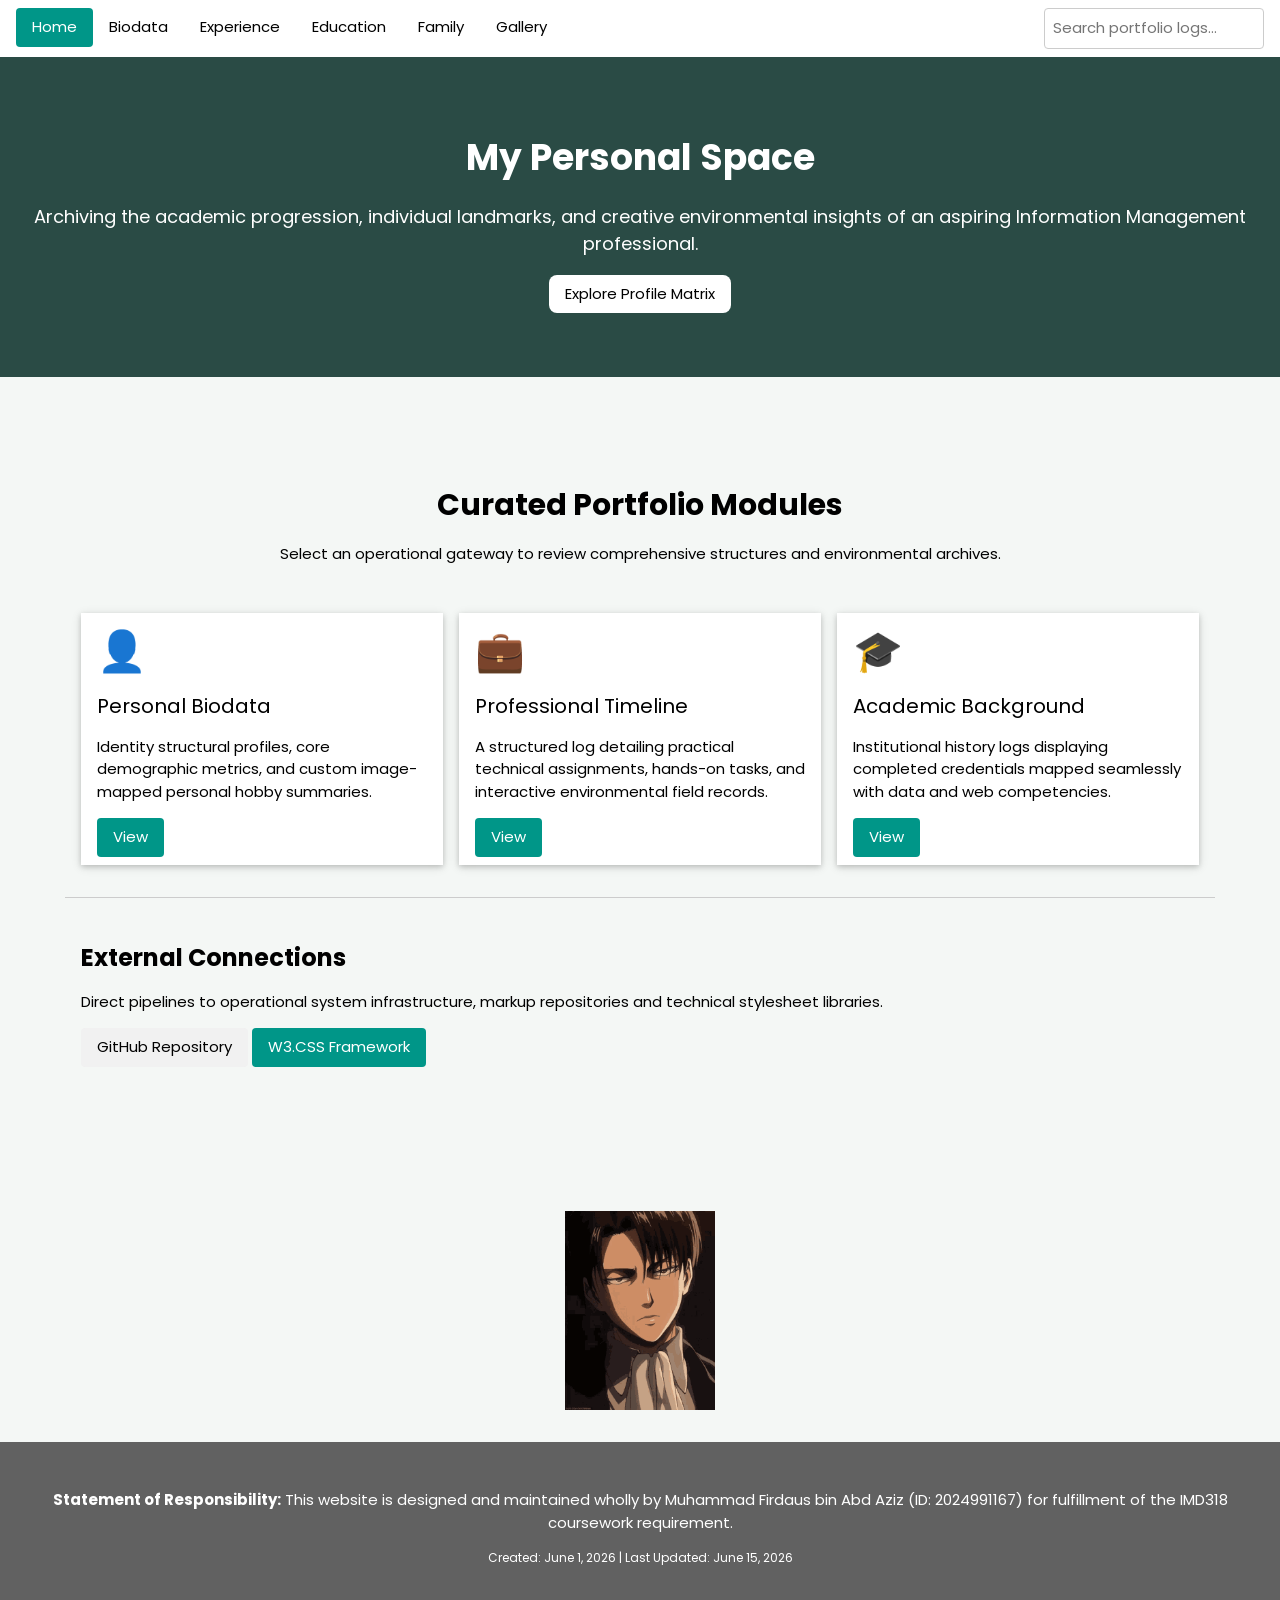
<file: index.html>
<!DOCTYPE html>
<html lang="en">
<head>
<title>Home | IMD318 Personal Digital Space</title>
<meta charset="UTF-8">
<meta name="viewport" content="width=device-width, initial-scale=1">

<link rel="stylesheet" href="https://www.w3schools.com/w3css/4/w3.css">
<link rel="stylesheet" href="https://fonts.googleapis.com/css?family=Poppins">

<style>
body,h1,h2,h3,h4,h5,h6 {
    font-family: "Poppins", sans-serif;
}

body {
    background-color: #f4f7f5;
}

.hero {
    background-color: #2A4B45;
    color: white;
}

.card-icon {
    font-size: 40px;
}

.search-box {
    width: 220px;
}

.search-box:focus {
    width: 260px;
}
</style>
</head>

<body>

<!-- Navigation -->

<div class="w3-bar w3-white w3-card w3-padding">

    <a href="index.html"
       class="w3-bar-item w3-button w3-teal w3-round">
       Home
    </a>

    <a href="biodata.html"
       class="w3-bar-item w3-button">
       Biodata
    </a>

    <a href="experience.html"
       class="w3-bar-item w3-button">
       Experience
    </a>

    <a href="education.html"
       class="w3-bar-item w3-button">
       Education
    </a>

    <a href="family.html"
       class="w3-bar-item w3-button">
       Family
    </a>

    <a href="gallery.html"
       class="w3-bar-item w3-button">
       Gallery
    </a>

    <div class="w3-right">
        <input
            class="w3-input w3-border w3-round search-box"
            type="text"
            id="repo-search"
            placeholder="Search portfolio logs..."
            onkeyup="filterPortfolio()">
    </div>

</div>

<!-- Hero Section -->

<header class="w3-container hero w3-center w3-padding-64">

    <h1><b>My Personal Space</b></h1>

    <p class="w3-large">
        Archiving the academic progression, individual landmarks,
        and creative environmental insights of an aspiring
        Information Management professional.
    </p>

    <a href="biodata.html"
       class="w3-button w3-white w3-round-large">
       Explore Profile Matrix
    </a>

</header>

<!-- Content -->

<div class="w3-content w3-padding-64" style="max-width:1150px">

    <div class="w3-center w3-padding-32">

        <h2><b>Curated Portfolio Modules</b></h2>

        <p>
            Select an operational gateway to review comprehensive
            structures and environmental archives.
        </p>

    </div>

    <div class="w3-row-padding">

        <!-- Biodata -->

        <div class="w3-third w3-margin-bottom portfolio-item">

            <div class="w3-card w3-white w3-padding">

                <div class="card-icon">👤</div>

                <h4>Personal Biodata</h4>

                <p>
                    Identity structural profiles, core demographic
                    metrics, and custom image-mapped personal hobby
                    summaries.
                </p>

                <a href="biodata.html"
                   class="w3-button w3-teal w3-round">
                   View
                </a>

            </div>

        </div>

        <!-- Experience -->

        <div class="w3-third w3-margin-bottom portfolio-item">

            <div class="w3-card w3-white w3-padding">

                <div class="card-icon">💼</div>

                <h4>Professional Timeline</h4>

                <p>
                    A structured log detailing practical technical
                    assignments, hands-on tasks, and interactive
                    environmental field records.
                </p>

                <a href="experience.html"
                   class="w3-button w3-teal w3-round">
                   View
                </a>

            </div>

        </div>

        <!-- Education -->

        <div class="w3-third w3-margin-bottom portfolio-item">

            <div class="w3-card w3-white w3-padding">

                <div class="card-icon">🎓</div>

                <h4>Academic Background</h4>

                <p>
                    Institutional history logs displaying completed
                    credentials mapped seamlessly with data and web
                    competencies.
                </p>

                <a href="education.html"
                   class="w3-button w3-teal w3-round">
                   View
                </a>

            </div>

        </div>

    </div>

    <!-- External Links -->

    <div class="w3-panel w3-border-top w3-padding-32">

        <h3><b>External Connections</b></h3>

        <p>
            Direct pipelines to operational system infrastructure,
            markup repositories and technical stylesheet libraries.
        </p>

        <a href="https://github.com/"
           target="_blank"
           class="w3-button w3-light-grey w3-round">
           GitHub Repository
        </a>

        <a href="https://www.w3schools.com/w3css/"
           target="_blank"
           class="w3-button w3-teal w3-round">
           W3.CSS Framework
        </a>

    </div>

</div>

<!-- GIF -->
 
<div class="w3-center w3-padding-32">

    <img src="levi.gif"
         alt="Animation"
         style="max-width:150px">

</div>

<!-- Footer -->

<footer class="w3-container w3-center w3-padding-32 w3-dark-grey">

    <p>
        <b>Statement of Responsibility:</b>
        This website is designed and maintained wholly by
        Muhammad Firdaus bin Abd Aziz
        (ID: 2024991167)
        for fulfillment of the IMD318 coursework requirement.
    </p>

    <p class="w3-small">
        Created: June 1, 2026 |
        Last Updated: June 15, 2026
    </p>

</footer>

<script>
function filterPortfolio() {

    var input =
        document.getElementById("repo-search");

    var filter =
        input.value.toUpperCase();

    var cards =
        document.getElementsByClassName("portfolio-item");

    for (var i = 0; i < cards.length; i++) {

        if (
            cards[i].innerText
            .toUpperCase()
            .indexOf(filter) > -1
        ) {
            cards[i].style.display = "";
        } else {
            cards[i].style.display = "none";
        }
    }
}
</script>

</body>
</html>
</file>
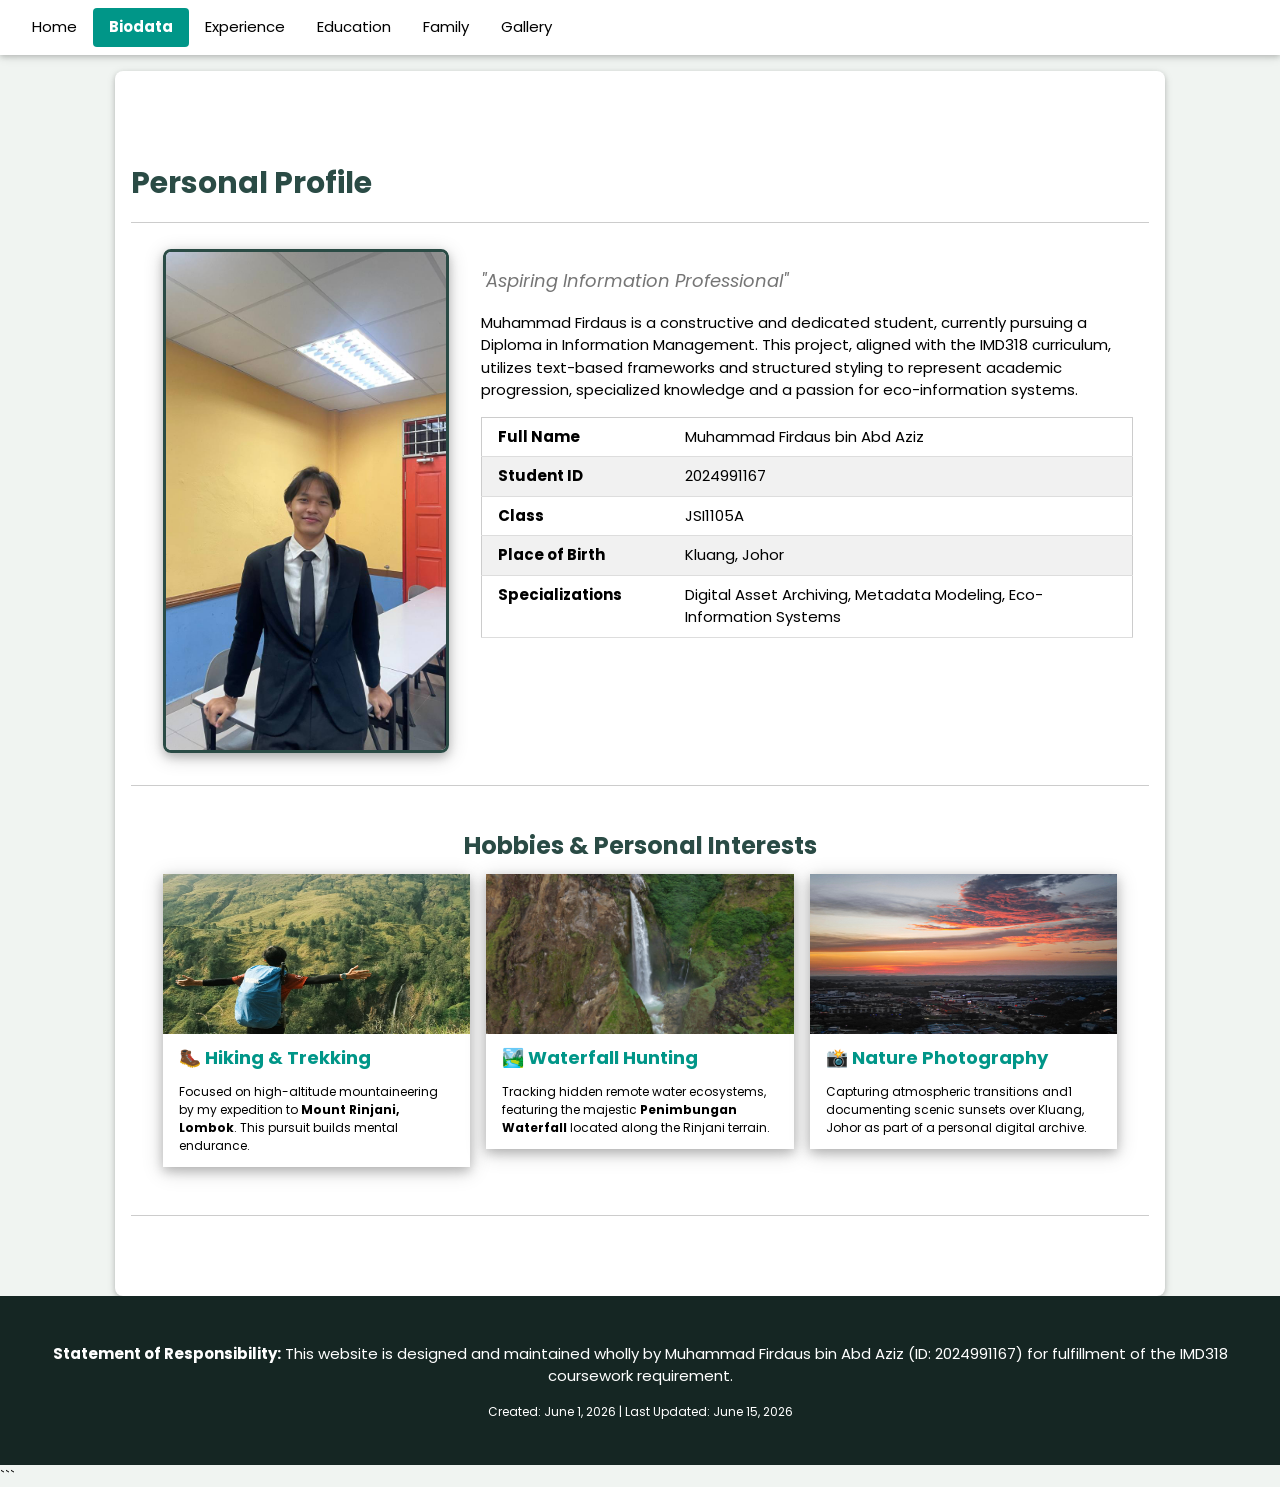
<file: biodata.html>
<!DOCTYPE html>
<html lang="en">
<head>
<title>Biodata | IMD318 Personal Space</title>

<meta charset="UTF-8">
<meta name="viewport" content="width=device-width, initial-scale=1">

<link rel="stylesheet" href="https://www.w3schools.com/w3css/4/w3.css">
<link rel="stylesheet" href="https://fonts.googleapis.com/css?family=Poppins">

<style>
body,h1,h2,h3,h4,h5,h6{
    font-family:"Poppins",sans-serif;
}

body{
    background-color:#f0f4f1;
}

.profile-container{
    max-width:1050px;
}

.profile-img{
    width:90%;
    border:3px solid #2A4B45;
    cursor:pointer;
}

.section-title{
    color:#2A4B45;
}

.hobby-image{
    width:100%;
    height:160px;
    cursor:pointer;
}

.footer-bg{
    background-color:#152623;
}
</style>

</head>
<body>

<!-- Navigation -->

<div class="w3-bar w3-white w3-card w3-padding">

    <a href="index.html"
       class="w3-bar-item w3-button w3-round">
       Home
    </a>

    <a href="biodata.html"
       class="w3-bar-item w3-button w3-round w3-teal">
       <b>Biodata</b>
    </a>

    <a href="experience.html"
       class="w3-bar-item w3-button w3-round">
       Experience
    </a>

    <a href="education.html"
       class="w3-bar-item w3-button w3-round">
       Education
    </a>

    <a href="family.html"
       class="w3-bar-item w3-button w3-round">
       Family
    </a>

    <a href="gallery.html"
       class="w3-bar-item w3-button w3-round">
       Gallery
    </a>

</div>

<!-- Main Content -->

<div class="w3-content profile-container">

<div class="w3-container w3-white w3-padding-64 w3-margin-top w3-round-large w3-card">

<h2 class="w3-border-bottom w3-padding-16 section-title">
<b>Personal Profile</b>
</h2>

<div class="w3-row-padding w3-padding-16">

    <!-- Profile Image -->

    <div class="w3-third w3-center">

        <img src="daus.jpg"
             alt="Muhammad Firdaus"
             class="w3-image w3-round-large w3-card-4 profile-img"
             onclick="onClick(this)">

    </div>

    <!-- Profile Description -->

    <div class="w3-twothird">

        <p class="w3-large w3-text-grey">
            <i>"Aspiring Information Professional"</i>
        </p>

        <p>
            Muhammad Firdaus is a constructive and dedicated student,
            currently pursuing a Diploma in Information Management.
            This project, aligned with the IMD318 curriculum,
            utilizes text-based frameworks and structured styling
            to represent academic progression, specialized knowledge
            and a passion for eco-information systems.
        </p>

        <!-- Profile Table -->

        <table class="w3-table-all w3-hoverable">

            <tr>
                <td width="30%"><b>Full Name</b></td>
                <td>Muhammad Firdaus bin Abd Aziz</td>
            </tr>

            <tr>
                <td><b>Student ID</b></td>
                <td>2024991167</td>
            </tr>

            <tr>
                <td><b>Class</b></td>
                <td>JSI1105A</td>
            </tr>

            <tr>
                <td><b>Place of Birth</b></td>
                <td>Kluang, Johor</td>
            </tr>

            <tr>
                <td><b>Specializations</b></td>
                <td>
                    Digital Asset Archiving,
                    Metadata Modeling,
                    Eco-Information Systems
                </td>
            </tr>

        </table>

    </div>

</div>

<!-- Hobby Section -->

<div class="w3-panel w3-border-top w3-border-bottom w3-padding-32">

<h3 class="w3-center section-title">
<b>Hobbies & Personal Interests</b>
</h3>

<div class="w3-row-padding">

    <!-- Hobby 1 -->

    <div class="w3-third w3-margin-bottom">

        <div class="w3-card-4 w3-white">

            <img src="mee.jpeg"
                 alt="Mount Rinjani Hiking"
                 class="w3-image hobby-image"
                 onclick="onClick(this)">

            <div class="w3-container">

                <h5 class="w3-text-teal">
                    <b>🥾 Hiking & Trekking</b>
                </h5>

                <p class="w3-small">
                    Focused on high-altitude mountaineering
                     by my expedition to
                    <b>Mount Rinjani, Lombok</b>.
                    This pursuit builds mental endurance.
                </p>

            </div>

        </div>

    </div>

    <!-- Hobby 2 -->

    <div class="w3-third w3-margin-bottom">

        <div class="w3-card-4 w3-white">

            <img src="rim.jpg"
                 alt="Penimbungan Waterfall"
                 class="w3-image hobby-image"
                 onclick="onClick(this)">

            <div class="w3-container">

                <h5 class="w3-text-teal">
                    <b>🏞️ Waterfall Hunting</b>
                </h5>

                <p class="w3-small">
                    Tracking hidden remote water ecosystems,
                    featuring the majestic
                    <b>Penimbungan Waterfall</b>
                    located along the Rinjani terrain.
                </p>

            </div>

        </div>

    </div>

    <!-- Hobby 3 -->

    <div class="w3-third w3-margin-bottom">

        <div class="w3-card-4 w3-white">

            <img src="sun.JPG"
                 alt="Kluang Sunset"
                 class="w3-image hobby-image"
                 onclick="onClick(this)">

            <div class="w3-container">

                <h5 class="w3-text-teal">
                    <b>📸 Nature Photography</b>
                </h5>

                <p class="w3-small">
                    Capturing atmospheric transitions and1  
                    documenting scenic sunsets over Kluang,
                    Johor as part of a personal digital archive.
                </p>

            </div>

        </div>

    </div>

</div>

</div>

</div>
</div>

<!-- Image Modal -->

<div id="imgModal"
     class="w3-modal w3-black"
     onclick="this.style.display='none'">

    <span class="w3-button w3-display-topright">
        &times;
    </span>

    <div class="w3-modal-content w3-animate-zoom w3-transparent">

        <img id="modalImg"
             class="w3-image">

        <div id="caption"
             class="w3-container w3-center w3-padding w3-text-white">
        </div>

    </div>

</div>

<!-- Footer -->

<footer class="w3-container w3-center w3-padding-32 w3-text-white footer-bg">

<p>
<b>Statement of Responsibility:</b>
This website is designed and maintained wholly by
Muhammad Firdaus bin Abd Aziz
(ID: 2024991167)
for fulfillment of the IMD318 coursework requirement.
</p>

<p class="w3-small">
Created: June 1, 2026 |
Last Updated: June 15, 2026
</p>

</footer>

<script>
function onClick(element) {

    document.getElementById("modalImg").src =
        element.src;

    document.getElementById("caption").innerHTML =
        element.alt;

    document.getElementById("imgModal").style.display =
        "block";
}
</script>

</body>
</html>
```
</file>
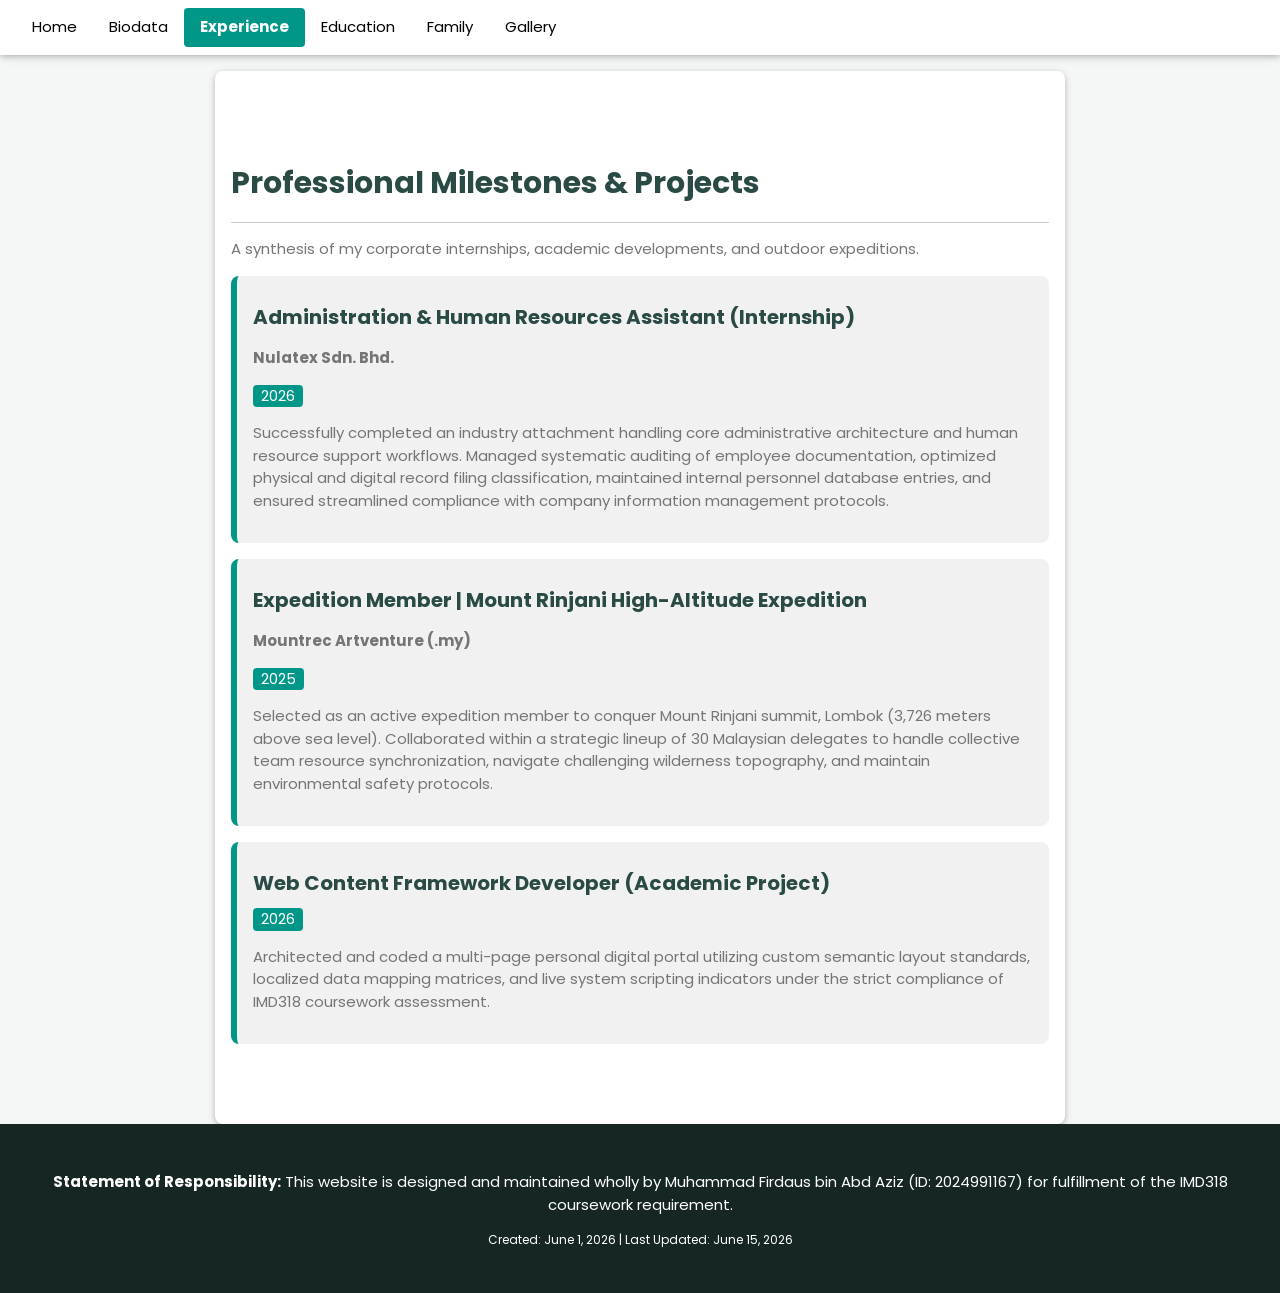
<file: experience.html>
<!DOCTYPE html>
<html lang="en">
<head>
    <title>Experience | IMD318 Personal Space</title>

    <meta charset="UTF-8">
    <meta name="viewport" content="width=device-width, initial-scale=1">

    <link rel="stylesheet"
          href="https://www.w3schools.com/w3css/4/w3.css">

    <link rel="stylesheet"
          href="https://fonts.googleapis.com/css?family=Poppins">

    <style>
        body,h1,h2,h3,h4,h5,h6{
            font-family:"Poppins",sans-serif;
        }

        body{
            background-color:#f5f7f6;
        }

        .theme-color{
            color:#2A4B45;
        }

        .footer-bg{
            background-color:#152623;
        }

        .content-width{
            max-width:850px;
        }
    </style>

</head>

<body>

<!-- Navigation -->

<div class="w3-bar w3-white w3-card w3-padding">

    <a href="index.html"
       class="w3-bar-item w3-button w3-round">
       Home
    </a>

    <a href="biodata.html"
       class="w3-bar-item w3-button w3-round">
       Biodata
    </a>

    <a href="experience.html"
       class="w3-bar-item w3-button w3-round w3-teal">
       <b>Experience</b>
    </a>

    <a href="education.html"
       class="w3-bar-item w3-button w3-round">
       Education
    </a>

    <a href="family.html"
       class="w3-bar-item w3-button w3-round">
       Family
    </a>

    <a href="gallery.html"
       class="w3-bar-item w3-button w3-round">
       Gallery
    </a>

</div>

<!-- Main Content -->

<div class="w3-content content-width">

<div class="w3-container w3-white w3-padding-64 w3-margin-top w3-round-large w3-card">

    <h2 class="w3-border-bottom w3-padding-16 theme-color">
        <b>Professional Milestones & Projects</b>
    </h2>

    <p class="w3-text-grey">
        A synthesis of my corporate internships,
        academic developments, and outdoor expeditions.
    </p>

    <!-- Experience 1 -->

    <div class="w3-panel w3-leftbar w3-border-teal w3-light-grey w3-padding-16 w3-round-large">

        <h4 class="theme-color">
            <b>Administration & Human Resources Assistant (Internship)</b>
        </h4>

        <p class="w3-text-grey">
            <b>Nulatex Sdn. Bhd.</b>
        </p>

        <span class="w3-tag w3-teal w3-round">
            2026
        </span>

        <p class="w3-text-grey">
            Successfully completed an industry attachment handling
            core administrative architecture and human resource
            support workflows. Managed systematic auditing of
            employee documentation, optimized physical and digital
            record filing classification, maintained internal
            personnel database entries, and ensured streamlined
            compliance with company information management protocols.
        </p>

    </div>

    <!-- Experience 2 -->

    <div class="w3-panel w3-leftbar w3-border-teal w3-light-grey w3-padding-16 w3-round-large">

        <h4 class="theme-color">
            <b>Expedition Member | Mount Rinjani High-Altitude Expedition</b>
        </h4>

        <p class="w3-text-grey">
            <b>Mountrec Artventure (.my)</b>
        </p>

        <span class="w3-tag w3-teal w3-round">
            2025
        </span>

        <p class="w3-text-grey">
            Selected as an active expedition member to conquer
            Mount Rinjani summit, Lombok
            (3,726 meters above sea level).
            Collaborated within a strategic lineup of
            30 Malaysian delegates to handle collective
            team resource synchronization, navigate
            challenging wilderness topography, and
            maintain environmental safety protocols.
        </p>

    </div>

    <!-- Experience 3 -->

    <div class="w3-panel w3-leftbar w3-border-teal w3-light-grey w3-padding-16 w3-round-large">

        <h4 class="theme-color">
            <b>Web Content Framework Developer (Academic Project)</b>
        </h4>

        <span class="w3-tag w3-teal w3-round">
            2026
        </span>

        <p class="w3-text-grey">
            Architected and coded a multi-page personal digital portal
            utilizing custom semantic layout standards,
            localized data mapping matrices,
            and live system scripting indicators
            under the strict compliance of
            IMD318 coursework assessment.
        </p>

    </div>

</div>

</div>

<!-- Footer -->

<footer class="w3-container w3-center w3-padding-32 w3-text-white footer-bg">

    <p>
        <b>Statement of Responsibility:</b>
        This website is designed and maintained wholly by
        Muhammad Firdaus bin Abd Aziz
        (ID: 2024991167)
        for fulfillment of the IMD318 coursework requirement.
    </p>

    <p class="w3-small">
        Created: June 1, 2026 |
        Last Updated: June 15, 2026
    </p>

</footer>

</body>
</html>
</file>
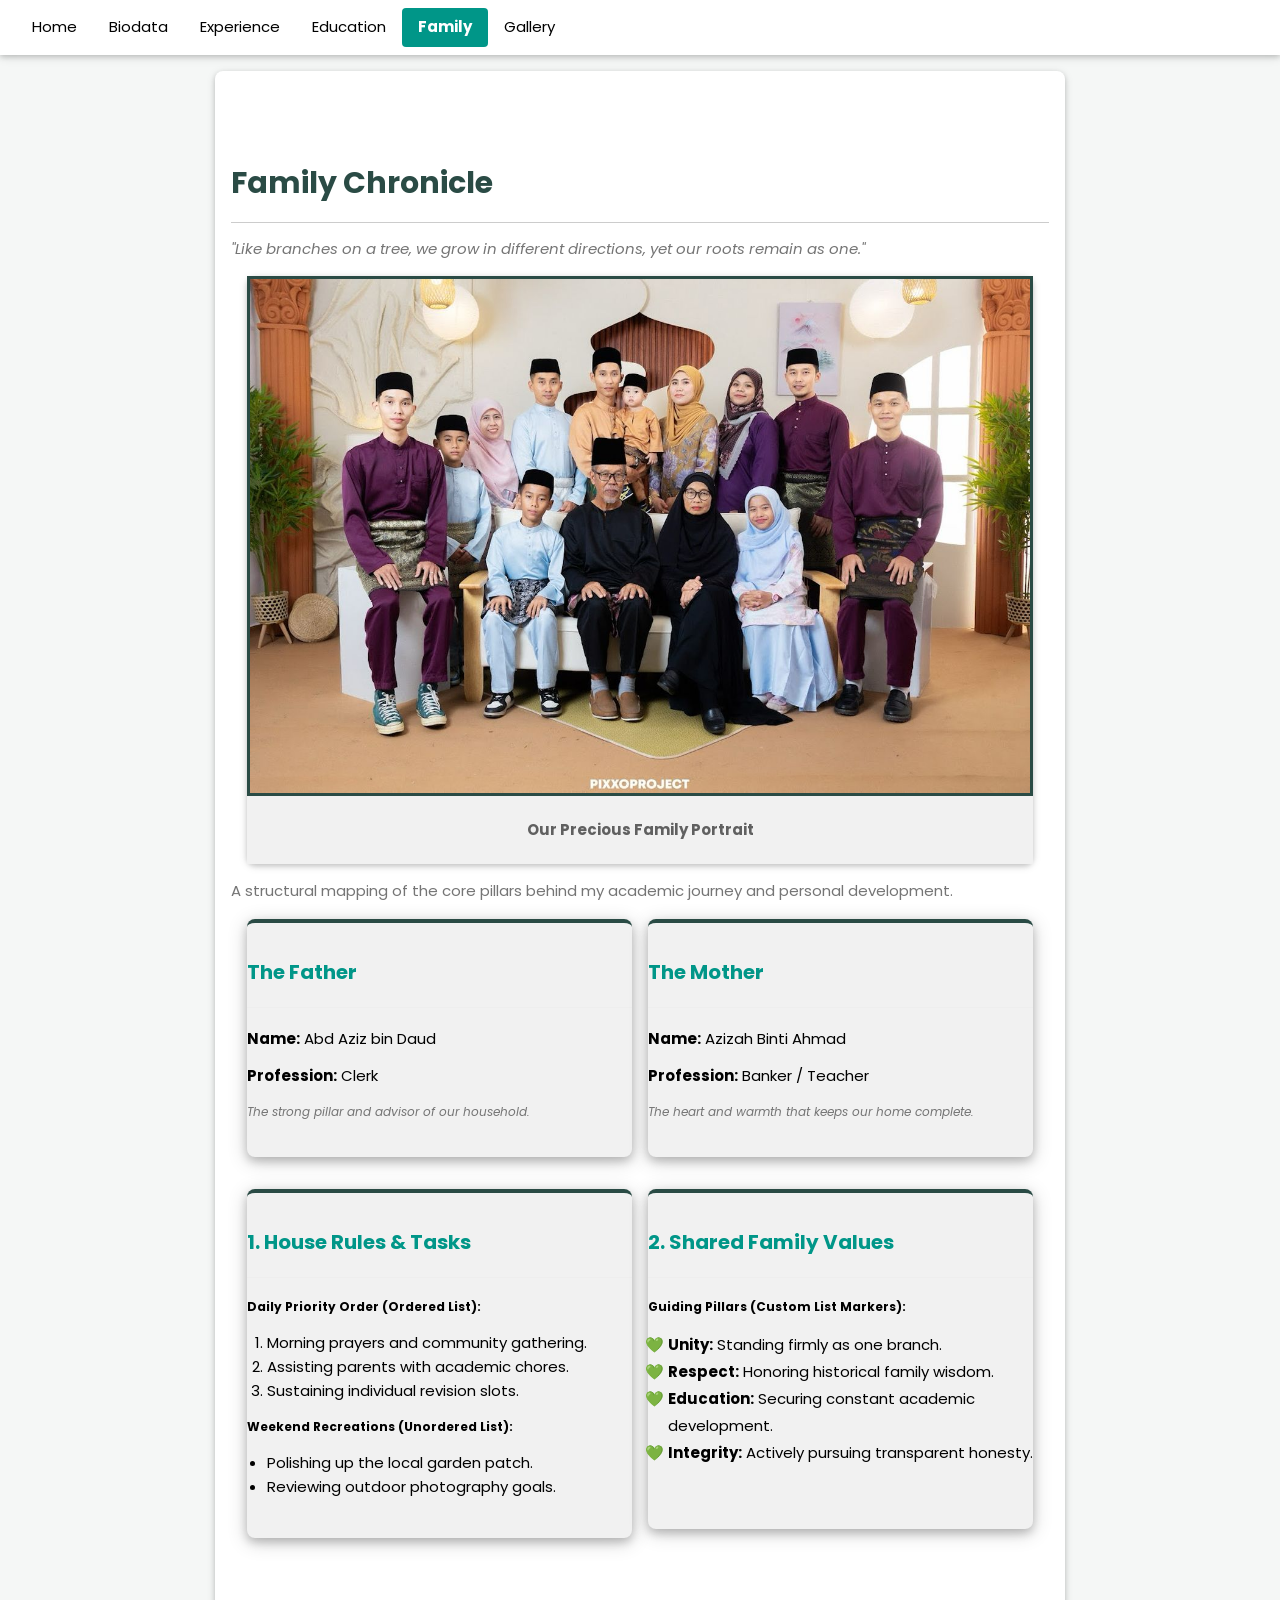
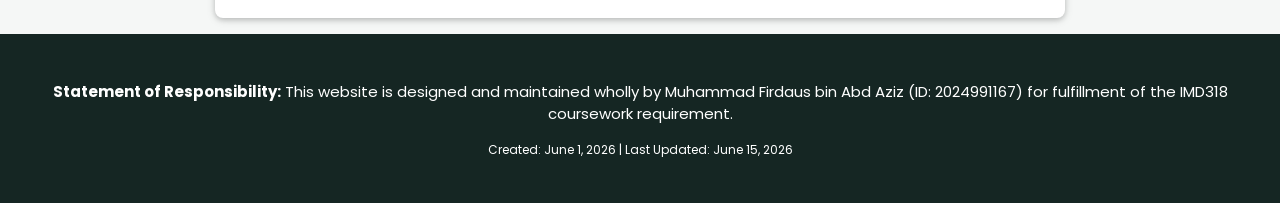
<file: family.html>
<!DOCTYPE html>
<html lang="en">
<head>
    <title>Family | IMD318 Personal Space</title>

    <meta charset="UTF-8">
    <meta name="viewport" content="width=device-width, initial-scale=1">

    <link rel="stylesheet" href="https://www.w3schools.com/w3css/4/w3.css">
    <link rel="stylesheet" href="https://fonts.googleapis.com/css?family=Poppins">

    <style>
        body, h1, h2, h3, h4, h5, h6 {
            font-family: "Poppins", sans-serif;
        }

        body {
            background-color: #f5f7f6;
        }

        .theme-color {
            color: #2A4B45;
        }

        .footer-bg {
            background-color: #152623;
        }

        .content-width {
            max-width: 850px;
        }

        .family-image {
            width: 100%;
            border: 3px solid #2A4B45;
        }

        .family-card {
            border-top: 4px solid #2A4B45;
        }

        /* CUSTOM MARKER CSS CODE FOR MARKS MAXIMIZATION */
        ul.custom-markers {
            list-style: none; /* Remove default bullets */
            padding-left: 20px;
        }

        ul.custom-markers li::before {
            content: "💚"; /* Custom marker emoji to match the green theme */
            display: inline-block;
            width: 1.5em;
            margin-left: -1.5em;
        }
    </style>
</head>

<body>

<div class="w3-bar w3-white w3-card w3-padding">
    <a href="index.html" class="w3-bar-item w3-button w3-round">Home</a>
    <a href="biodata.html" class="w3-bar-item w3-button w3-round">Biodata</a>
    <a href="experience.html" class="w3-bar-item w3-button w3-round">Experience</a>
    <a href="education.html" class="w3-bar-item w3-button w3-round">Education</a>
    <a href="family.html" class="w3-bar-item w3-button w3-round w3-teal"><b>Family</b></a>
    <a href="gallery.html" class="w3-bar-item w3-button w3-round">Gallery</a>
</div>

<div class="w3-content content-width">

    <div class="w3-container w3-white w3-padding-64 w3-margin-top w3-round-large w3-card">

        <h2 class="w3-border-bottom w3-padding-16 theme-color">
            <b>Family Chronicle</b>
        </h2>

        <p class="w3-text-grey">
            <i>
            "Like branches on a tree,
            we grow in different directions,
            yet our roots remain as one."
            </i>
        </p>

        <div class="w3-container w3-margin-top w3-margin-bottom">
            <div class="w3-card w3-round-large">
                <img src="fam.JPG" alt="My Beautiful Family" class="w3-image family-image">
                <div class="w3-container w3-light-grey w3-padding w3-center">
                    <p class="w3-opacity">
                        <b>Our Precious Family Portrait</b>
                    </p>
                </div>
            </div>
        </div>

        <p class="w3-text-grey">
            A structural mapping of the core pillars behind my academic journey and personal development.
        </p>

        <div class="w3-row-padding w3-margin-top">

            <div class="w3-col m6 w3-margin-bottom">
                <div class="w3-card-4 w3-light-grey w3-padding-24 w3-round-large family-card">
                    <h4 class="w3-text-teal"><b>The Father</b></h4>
                    <hr>
                    <p><b>Name:</b> Abd Aziz bin Daud</p>
                    <p><b>Profession:</b> Clerk</p>
                    <p class="w3-small w3-text-grey">
                        <i>The strong pillar and advisor of our household.</i>
                    </p>
                </div>
            </div>

            <div class="w3-col m6 w3-margin-bottom">
                <div class="w3-card-4 w3-light-grey w3-padding-24 w3-round-large family-card">
                    <h4 class="w3-text-teal"><b>The Mother</b></h4>
                    <hr>
                    <p><b>Name:</b> Azizah Binti Ahmad</p>
                    <p><b>Profession:</b> Banker / Teacher</p>
                    <p class="w3-small w3-text-grey">
                        <i>The heart and warmth that keeps our home complete.</i>
                    </p>
                </div>
            </div>

        </div>

        <div class="w3-row-padding w3-margin-top">
            
            <div class="w3-col m6 w3-margin-bottom">
                <div class="w3-card-4 w3-light-grey w3-padding-24 w3-round-large family-card" style="height: 100%; min-height: 340px;">
                    <h4 class="w3-text-teal"><b>1. House Rules & Tasks</b></h4>
                    <hr>
                    
                    <p class="w3-small"><b>Daily Priority Order (Ordered List):</b></p>
                    <ol style="line-height: 1.6; padding-left: 20px; margin-bottom: 15px;">
                        <li>Morning prayers and community gathering.</li>
                        <li>Assisting parents with academic chores.</li>
                        <li>Sustaining individual revision slots.</li>
                    </ol>

                    <p class="w3-small"><b>Weekend Recreations (Unordered List):</b></p>
                    <ul style="line-height: 1.6; padding-left: 20px;">
                        <li>Polishing up the local garden patch.</li>
                        <li>Reviewing outdoor photography goals.</li>
                    </ul>
                </div>
            </div>

            <div class="w3-col m6 w3-margin-bottom">
                <div class="w3-card-4 w3-light-grey w3-padding-24 w3-round-large family-card" style="height: 100%; min-height: 340px;">
                    <h4 class="w3-text-teal"><b>2. Shared Family Values</b></h4>
                    <hr>
                    <p class="w3-small"><b>Guiding Pillars (Custom List Markers):</b></p>
                    
                    <ul class="custom-markers" style="line-height: 1.8;">
                        <li><b>Unity:</b> Standing firmly as one branch.</li>
                        <li><b>Respect:</b> Honoring historical family wisdom.</li>
                        <li><b>Education:</b> Securing constant academic development.</li>
                        <li><b>Integrity:</b> Actively pursuing transparent honesty.</li>
                    </ul>
                </div>
            </div>

        </div>

    </div>

</div>

<footer class="w3-container w3-center w3-padding-32 w3-text-white footer-bg w3-margin-top">
    <p>
        <b>Statement of Responsibility:</b>
        This website is designed and maintained wholly by
        Muhammad Firdaus bin Abd Aziz
        (ID: 2024991167)
        for fulfillment of the IMD318 coursework requirement.
    </p>
    <p class="w3-small">
        Created: June 1, 2026 | Last Updated: June 15, 2026
    </p>
</footer>

</body>
</html>
</file>
